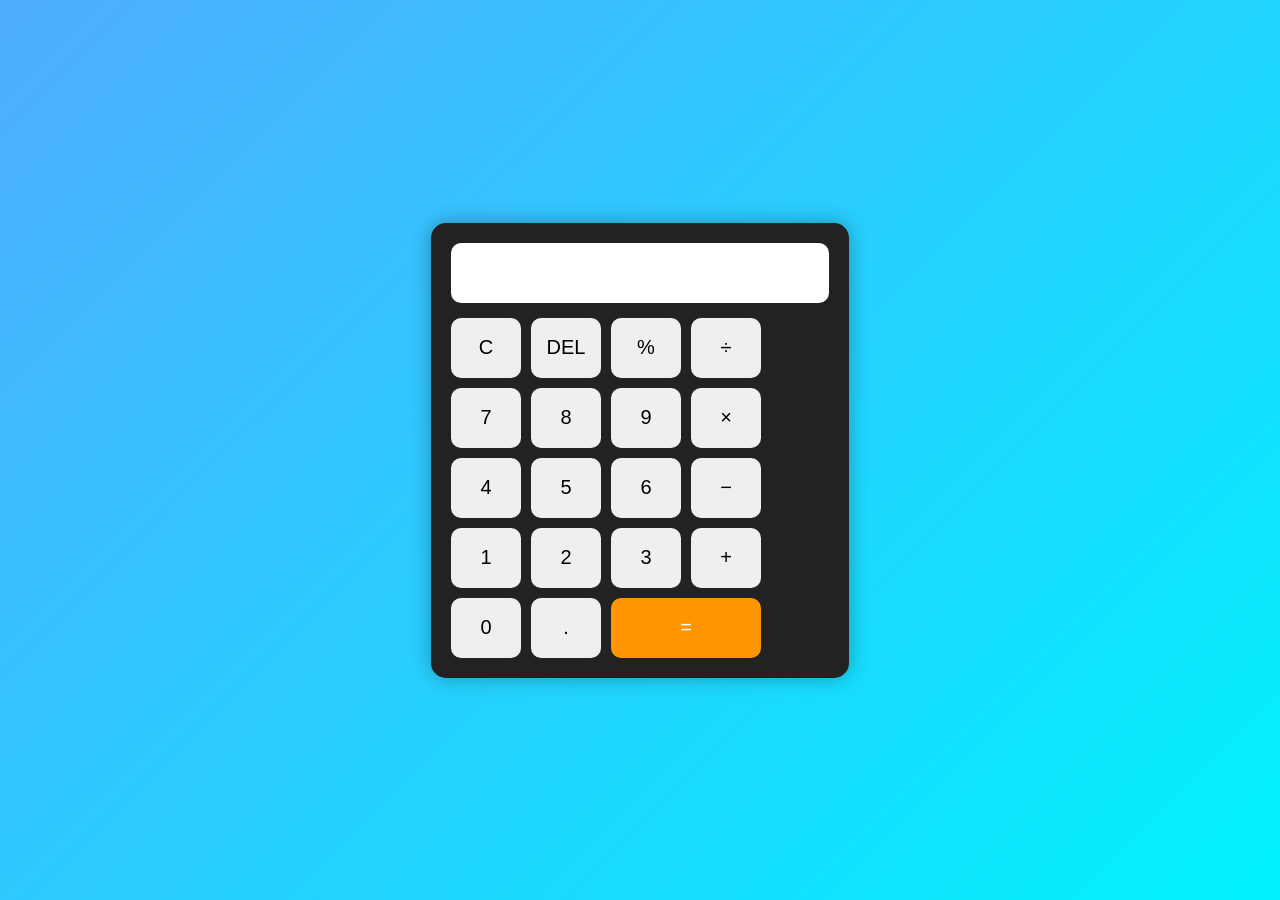
<file: CodeAlpha_Calculator/index.html>
<!DOCTYPE html>
<html lang="en">
<head>
    <meta charset="UTF-8">
    <meta name="viewport" content="width=device-width, initial-scale=1.0">
    <title>Calculator</title>
    <link rel="stylesheet" href="style.css">
</head>
<body>

<div class="calculator">
    <input type="text" id="display" readonly>

    <div class="buttons">
        <button onclick="clearDisplay()">C</button>
        <button onclick="deleteLast()">DEL</button>
        <button onclick="appendValue('%')">%</button>
        <button onclick="appendValue('/')">÷</button>

        <button onclick="appendValue('7')">7</button>
        <button onclick="appendValue('8')">8</button>
        <button onclick="appendValue('9')">9</button>
        <button onclick="appendValue('*')">×</button>

        <button onclick="appendValue('4')">4</button>
        <button onclick="appendValue('5')">5</button>
        <button onclick="appendValue('6')">6</button>
        <button onclick="appendValue('-')">−</button>

        <button onclick="appendValue('1')">1</button>
        <button onclick="appendValue('2')">2</button>
        <button onclick="appendValue('3')">3</button>
        <button onclick="appendValue('+')">+</button>

        <button onclick="appendValue('0')">0</button>
        <button onclick="appendValue('.')">.</button>
        <button onclick="calculate()">=</button>
    </div>
</div>

<script src="script.js"></script>

</body>
</html>
</file>
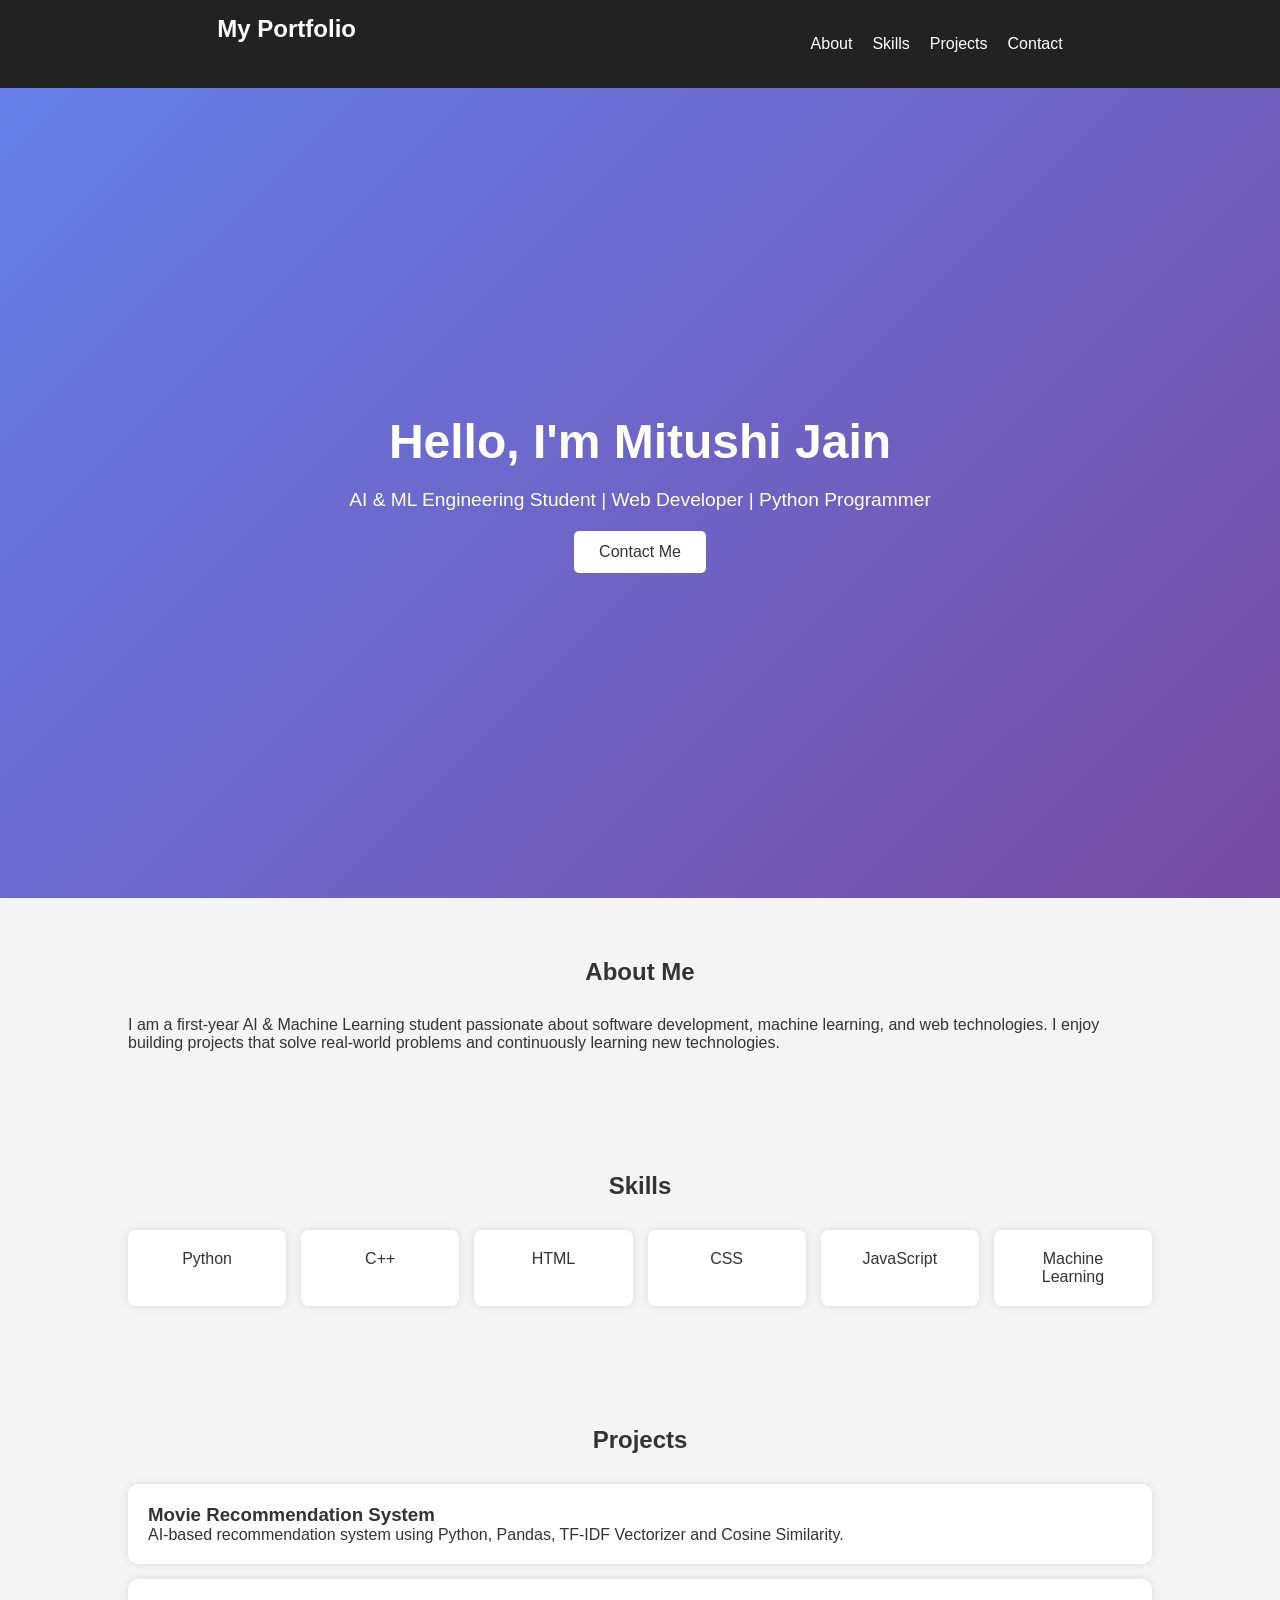
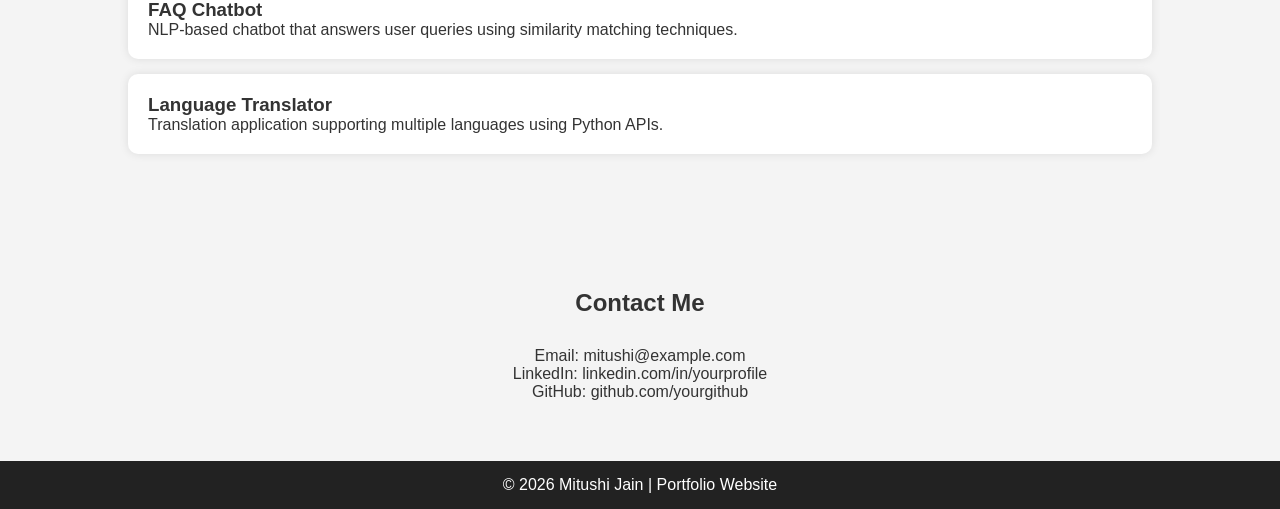
<file: CodeAlpha_Portfolio_site/index.html>
<!DOCTYPE html>
<html lang="en">
<head>
    <meta charset="UTF-8">
    <meta name="viewport" content="width=device-width, initial-scale=1.0">
    <title>My Portfolio</title>
    <link rel="stylesheet" href="style.css">
</head>
<body>

<header>
    <nav>
        <h2>My Portfolio</h2>
        <ul>
            <li><a href="#about">About</a></li>
            <li><a href="#skills">Skills</a></li>
            <li><a href="#projects">Projects</a></li>
            <li><a href="#contact">Contact</a></li>
        </ul>
    </nav>
</header>

<section class="hero">
    <div class="hero-content">
        <h1>Hello, I'm Mitushi Jain</h1>
        <p>AI & ML Engineering Student | Web Developer | Python Programmer</p>
        <a href="#contact" class="btn">Contact Me</a>
    </div>
</section>

<section id="about">
    <h2>About Me</h2>
    <p>
        I am a first-year AI & Machine Learning student passionate about
        software development, machine learning, and web technologies.
        I enjoy building projects that solve real-world problems and
        continuously learning new technologies.
    </p>
</section>

<section id="skills">
    <h2>Skills</h2>
    <div class="skill-box">
        <div>Python</div>
        <div>C++</div>
        <div>HTML</div>
        <div>CSS</div>
        <div>JavaScript</div>
        <div>Machine Learning</div>
    </div>
</section>

<section id="projects">
    <h2>Projects</h2>

    <div class="project-card">
        <h3>Movie Recommendation System</h3>
        <p>
            AI-based recommendation system using Python,
            Pandas, TF-IDF Vectorizer and Cosine Similarity.
        </p>
    </div>

    <div class="project-card">
        <h3>FAQ Chatbot</h3>
        <p>
            NLP-based chatbot that answers user queries
            using similarity matching techniques.
        </p>
    </div>

    <div class="project-card">
        <h3>Language Translator</h3>
        <p>
            Translation application supporting multiple
            languages using Python APIs.
        </p>
    </div>
</section>

<section id="contact">
    <h2>Contact Me</h2>
    <p>Email: mitushi@example.com</p>
    <p>LinkedIn: linkedin.com/in/yourprofile</p>
    <p>GitHub: github.com/yourgithub</p>
</section>

<footer>
    <p>© 2026 Mitushi Jain | Portfolio Website</p>
</footer>

<script src="script.js"></script>

</body>
</html>
</file>
<file: CodeAlpha_Calculator/style.css>
*{
    margin:0;
    padding:0;
    box-sizing:border-box;
    font-family: Arial, sans-serif;
}

body{
    display:flex;
    justify-content:center;
    align-items:center;
    height:100vh;
    background:linear-gradient(135deg,#4facfe,#00f2fe);
}

.calculator{
    background:#222;
    padding:20px;
    border-radius:15px;
    box-shadow:0 0 20px rgba(0,0,0,0.3);
}

#display{
    width:100%;
    height:60px;
    margin-bottom:15px;
    font-size:28px;
    text-align:right;
    padding:10px;
    border:none;
    border-radius:10px;
    background:#fff;
}

.buttons{
    display:grid;
    grid-template-columns:repeat(4,70px);
    gap:10px;
}

button{
    height:60px;
    border:none;
    border-radius:10px;
    font-size:20px;
    cursor:pointer;
    transition:0.3s;
}

button:hover{
    transform:scale(1.05);
    background:#ddd;
}

button:last-child{
    grid-column:span 2;
    background:#ff9500;
    color:white;
}
</file>
<file: CodeAlpha_Portfolio_site/style.css>
*{
    margin:0;
    padding:0;
    box-sizing:border-box;
    font-family:Arial, sans-serif;
}

html{
    scroll-behavior:smooth;
}

body{
    background:#f4f4f4;
    color:#333;
}

header{
    background:#222;
    color:white;
    padding:15px 0;
    position:sticky;
    top:0;
}

nav{
    display:flex;
    justify-content:space-around;
    align-items:center;
}

nav ul{
    display:flex;
    list-style:none;
}

nav ul li{
    margin-left:20px;
}

nav ul li a{
    color:white;
    text-decoration:none;
}

.hero{
    height:90vh;
    display:flex;
    justify-content:center;
    align-items:center;
    text-align:center;
    background:linear-gradient(135deg,#667eea,#764ba2);
    color:white;
}

.hero h1{
    font-size:3rem;
}

.hero p{
    margin:20px 0;
    font-size:1.2rem;
}

.btn{
    display:inline-block;
    padding:12px 25px;
    background:white;
    color:#333;
    text-decoration:none;
    border-radius:5px;
}

section{
    padding:60px 10%;
}

h2{
    text-align:center;
    margin-bottom:30px;
}

.skill-box{
    display:grid;
    grid-template-columns:repeat(auto-fit,minmax(150px,1fr));
    gap:15px;
}

.skill-box div{
    background:white;
    padding:20px;
    text-align:center;
    border-radius:8px;
    box-shadow:0 0 10px rgba(0,0,0,0.1);
}

.project-card{
    background:white;
    padding:20px;
    margin:15px 0;
    border-radius:10px;
    box-shadow:0 0 10px rgba(0,0,0,0.1);
    transition:0.3s;
}

.project-card:hover{
    transform:translateY(-5px);
}

#contact{
    text-align:center;
}

footer{
    background:#222;
    color:white;
    text-align:center;
    padding:15px;
}

@media(max-width:768px){
    nav{
        flex-direction:column;
    }

    nav ul{
        margin-top:10px;
    }

    .hero h1{
        font-size:2rem;
    }
}
</file>
